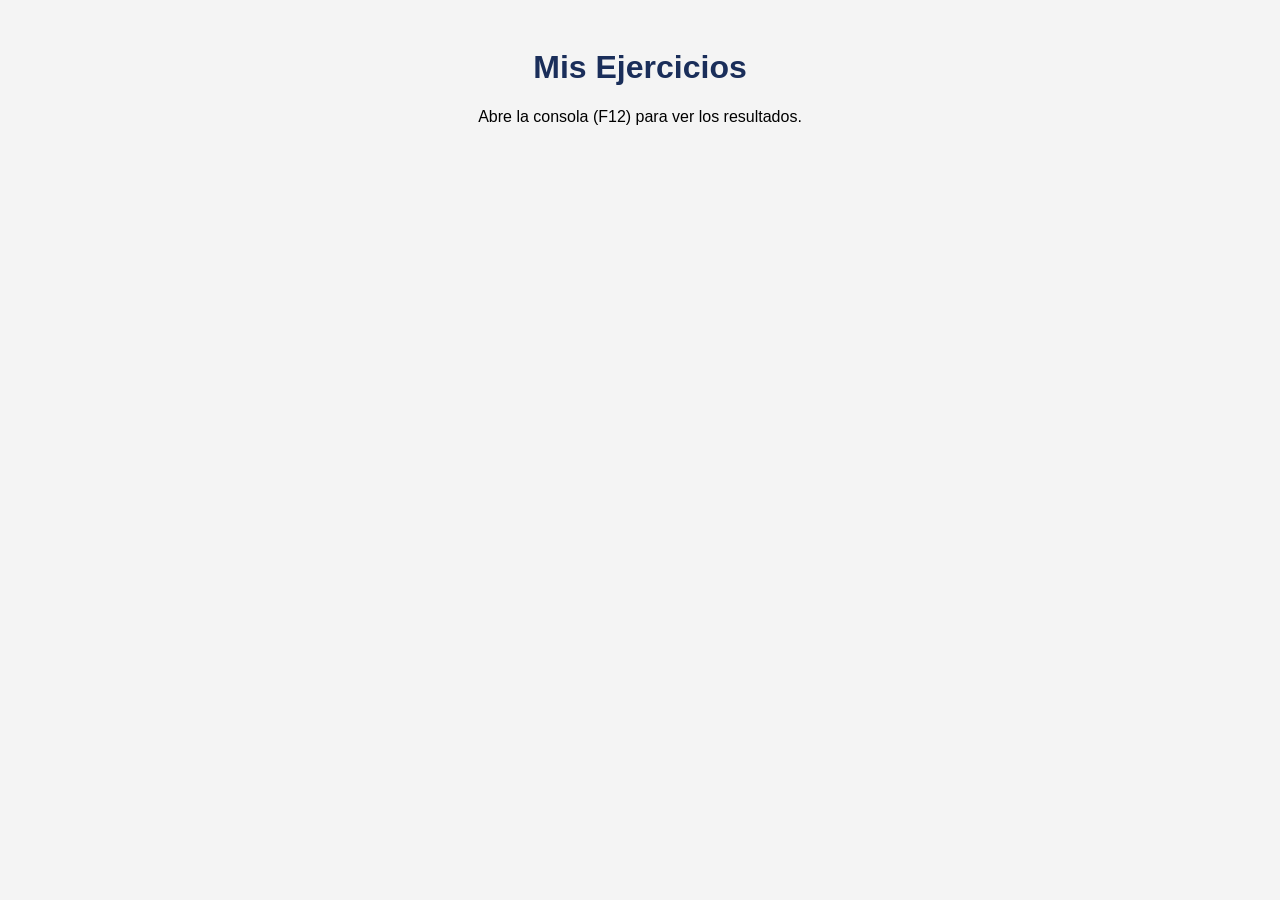
<file: Clase10/index.html>
<!DOCTYPE html>
<html lang="es">
<head>
  <meta charset="UTF-8">
  <title>Mis Ejercicios</title>
  <link rel="stylesheet" href="style.css">
</head>
<body>

  <h1>Mis Ejercicios</h1>
  <p>Abre la consola (F12) para ver los resultados.</p>

  <script src="Ejercicio01.js"></script>
  <script src="Ejercicio03.js"></script>

</body>
</html>
</file>
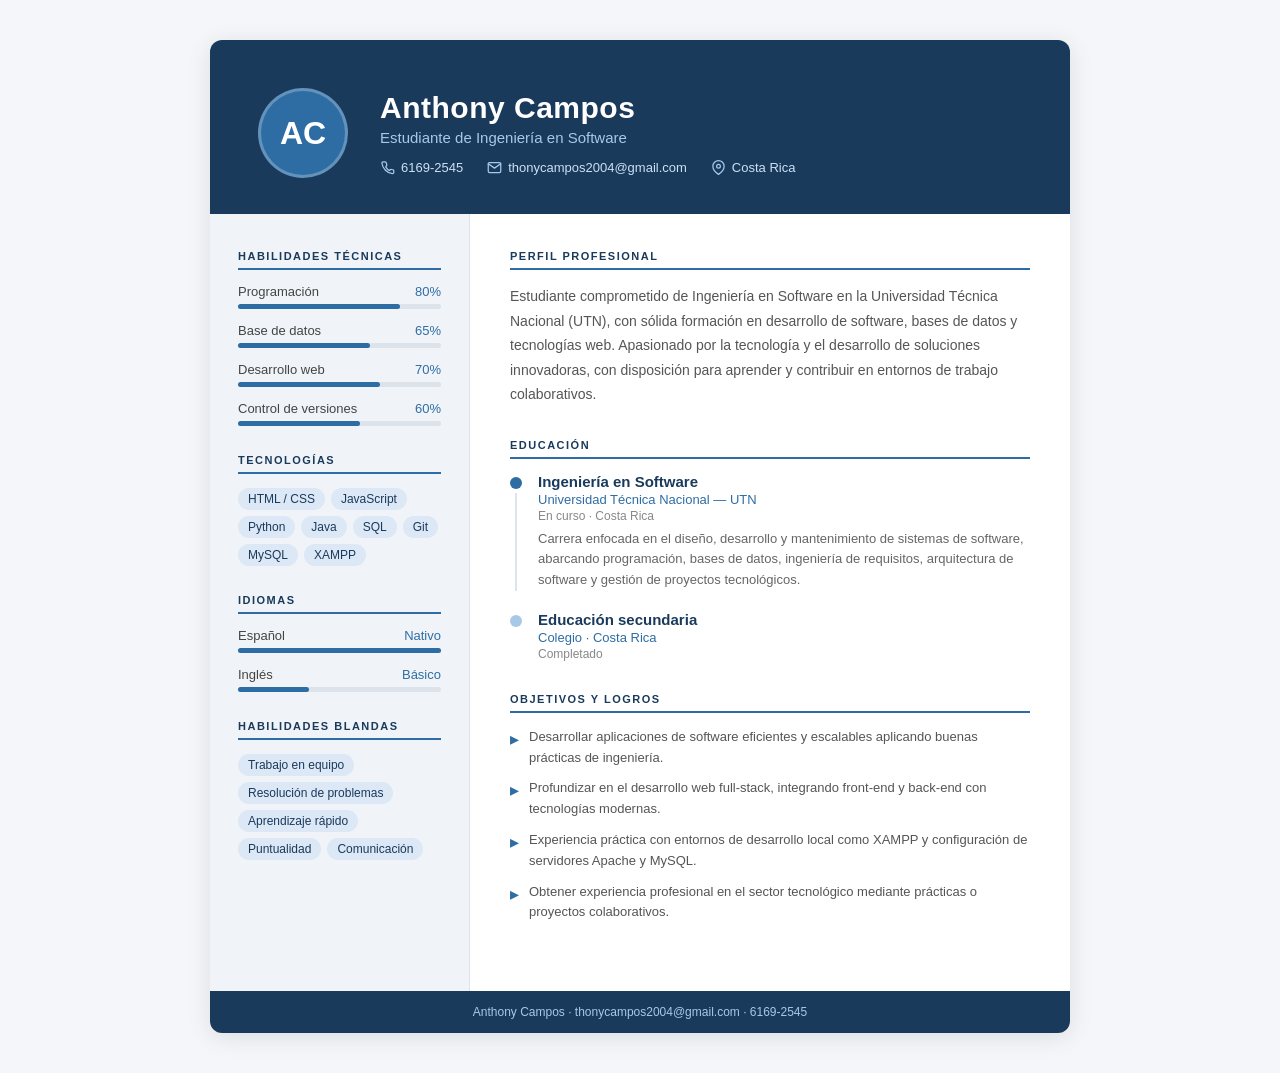
<file: Clase3/index.html>
<!DOCTYPE html>
<html lang="es">
<head>
<meta charset="UTF-8">
<meta name="viewport" content="width=device-width, initial-scale=1.0">
<title>CV - Anthony Campos</title>
<style>
  * { margin: 0; padding: 0; box-sizing: border-box; }
  body { font-family: 'Segoe UI', Arial, sans-serif; background: #f4f6f9; color: #2c2c2c; }

  .page { max-width: 860px; margin: 40px auto; background: #fff; box-shadow: 0 4px 24px rgba(0,0,0,0.10); border-radius: 12px; overflow: hidden; }

  /* HEADER */
  .header { background: #1a3a5c; color: #fff; padding: 48px 48px 36px; display: flex; align-items: center; gap: 32px; }
  .avatar { width: 90px; height: 90px; border-radius: 50%; background: #2e6da4; display: flex; align-items: center; justify-content: center; font-size: 32px; font-weight: 700; color: #fff; flex-shrink: 0; border: 3px solid rgba(255,255,255,0.25); }
  .header-info h1 { font-size: 30px; font-weight: 700; letter-spacing: 0.5px; }
  .header-info .title { font-size: 15px; color: #a8c8e8; margin-top: 4px; font-weight: 400; }
  .contact-row { display: flex; gap: 24px; margin-top: 14px; flex-wrap: wrap; }
  .contact-item { display: flex; align-items: center; gap: 6px; font-size: 13px; color: #cde0f4; }
  .contact-item svg { width: 15px; height: 15px; fill: none; stroke: #a8c8e8; stroke-width: 2; stroke-linecap: round; stroke-linejoin: round; flex-shrink: 0; }

  /* BODY */
  .body { display: grid; grid-template-columns: 260px 1fr; }

  /* SIDEBAR */
  .sidebar { background: #f0f4f8; padding: 36px 28px; border-right: 1px solid #dde3ea; }
  .section-title { font-size: 11px; font-weight: 700; text-transform: uppercase; letter-spacing: 1.5px; color: #1a3a5c; margin-bottom: 14px; padding-bottom: 6px; border-bottom: 2px solid #2e6da4; }

  /* Skills */
  .skill-item { margin-bottom: 14px; }
  .skill-label { font-size: 13px; color: #444; margin-bottom: 5px; display: flex; justify-content: space-between; }
  .skill-bar { height: 5px; background: #dde3ea; border-radius: 99px; }
  .skill-fill { height: 5px; border-radius: 99px; background: #2e6da4; }

  /* Tags */
  .tags { display: flex; flex-wrap: wrap; gap: 6px; }
  .tag { background: #dce8f5; color: #1a3a5c; font-size: 12px; padding: 4px 10px; border-radius: 99px; font-weight: 500; }

  .sidebar-section { margin-bottom: 28px; }

  /* MAIN */
  .main { padding: 36px 40px; }
  .main-section { margin-bottom: 32px; }
  .main .section-title { color: #1a3a5c; }

  /* Perfil */
  .perfil-text { font-size: 14px; color: #555; line-height: 1.75; }

  /* Educación */
  .edu-item { display: flex; gap: 16px; margin-bottom: 20px; }
  .edu-dot-col { display: flex; flex-direction: column; align-items: center; }
  .edu-dot { width: 12px; height: 12px; border-radius: 50%; background: #2e6da4; flex-shrink: 0; margin-top: 4px; }
  .edu-line { width: 2px; background: #dde3ea; flex: 1; margin-top: 4px; }
  .edu-content h3 { font-size: 15px; font-weight: 600; color: #1a3a5c; }
  .edu-content .inst { font-size: 13px; color: #2e6da4; font-weight: 500; margin-top: 2px; }
  .edu-content .period { font-size: 12px; color: #888; margin-top: 2px; }
  .edu-content .desc { font-size: 13px; color: #666; margin-top: 6px; line-height: 1.6; }

  /* Logros */
  .logro-item { display: flex; gap: 10px; margin-bottom: 10px; align-items: flex-start; }
  .logro-icon { color: #2e6da4; font-size: 18px; flex-shrink: 0; margin-top: 1px; }
  .logro-text { font-size: 13px; color: #555; line-height: 1.6; }

  /* Footer */
  .footer { background: #1a3a5c; color: #a8c8e8; text-align: center; padding: 14px; font-size: 12px; }

  @media print {
    body { background: #fff; }
    .page { box-shadow: none; margin: 0; border-radius: 0; }
  }
</style>
</head>
<body>
<div class="page">

  <!-- HEADER -->
  <div class="header">
    <div class="avatar">AC</div>
    <div class="header-info">
      <h1>Anthony Campos</h1>
      <div class="title">Estudiante de Ingeniería en Software</div>
      <div class="contact-row">
        <div class="contact-item">
          <svg viewBox="0 0 24 24"><path d="M22 16.92v3a2 2 0 01-2.18 2A19.79 19.79 0 013.09 5.18 2 2 0 015.07 3h3a2 2 0 012 1.72c.127.96.361 1.903.7 2.81a2 2 0 01-.45 2.11L9.09 10.91a16 16 0 006 6l1.27-1.27a2 2 0 012.11-.45c.907.339 1.85.573 2.81.7A2 2 0 0122 17.92z"/></svg>
          6169-2545
        </div>
        <div class="contact-item">
          <svg viewBox="0 0 24 24"><path d="M4 4h16c1.1 0 2 .9 2 2v12c0 1.1-.9 2-2 2H4c-1.1 0-2-.9-2-2V6c0-1.1.9-2 2-2z"/><polyline points="22,6 12,13 2,6"/></svg>
          thonycampos2004@gmail.com
        </div>
        <div class="contact-item">
          <svg viewBox="0 0 24 24"><path d="M21 10c0 7-9 13-9 13s-9-6-9-13a9 9 0 0118 0z"/><circle cx="12" cy="10" r="3"/></svg>
          Costa Rica
        </div>
      </div>
    </div>
  </div>

  <div class="body">

    <!-- SIDEBAR -->
    <div class="sidebar">

      <div class="sidebar-section">
        <div class="section-title">Habilidades técnicas</div>
        <div class="skill-item">
          <div class="skill-label"><span>Programación</span><span style="color:#2e6da4">80%</span></div>
          <div class="skill-bar"><div class="skill-fill" style="width:80%"></div></div>
        </div>
        <div class="skill-item">
          <div class="skill-label"><span>Base de datos</span><span style="color:#2e6da4">65%</span></div>
          <div class="skill-bar"><div class="skill-fill" style="width:65%"></div></div>
        </div>
        <div class="skill-item">
          <div class="skill-label"><span>Desarrollo web</span><span style="color:#2e6da4">70%</span></div>
          <div class="skill-bar"><div class="skill-fill" style="width:70%"></div></div>
        </div>
        <div class="skill-item">
          <div class="skill-label"><span>Control de versiones</span><span style="color:#2e6da4">60%</span></div>
          <div class="skill-bar"><div class="skill-fill" style="width:60%"></div></div>
        </div>
      </div>

      <div class="sidebar-section">
        <div class="section-title">Tecnologías</div>
        <div class="tags">
          <span class="tag">HTML / CSS</span>
          <span class="tag">JavaScript</span>
          <span class="tag">Python</span>
          <span class="tag">Java</span>
          <span class="tag">SQL</span>
          <span class="tag">Git</span>
          <span class="tag">MySQL</span>
          <span class="tag">XAMPP</span>
        </div>
      </div>

      <div class="sidebar-section">
        <div class="section-title">Idiomas</div>
        <div class="skill-item">
          <div class="skill-label"><span>Español</span><span style="color:#2e6da4">Nativo</span></div>
          <div class="skill-bar"><div class="skill-fill" style="width:100%"></div></div>
        </div>
        <div class="skill-item">
          <div class="skill-label"><span>Inglés</span><span style="color:#2e6da4">Básico</span></div>
          <div class="skill-bar"><div class="skill-fill" style="width:35%"></div></div>
        </div>
      </div>

      <div class="sidebar-section">
        <div class="section-title">Habilidades blandas</div>
        <div class="tags">
          <span class="tag">Trabajo en equipo</span>
          <span class="tag">Resolución de problemas</span>
          <span class="tag">Aprendizaje rápido</span>
          <span class="tag">Puntualidad</span>
          <span class="tag">Comunicación</span>
        </div>
      </div>

    </div>

    <!-- MAIN -->
    <div class="main">

      <div class="main-section">
        <div class="section-title">Perfil profesional</div>
        <p class="perfil-text">
          Estudiante comprometido de Ingeniería en Software en la Universidad Técnica Nacional (UTN), con sólida formación en desarrollo de software, bases de datos y tecnologías web. Apasionado por la tecnología y el desarrollo de soluciones innovadoras, con disposición para aprender y contribuir en entornos de trabajo colaborativos.
        </p>
      </div>

      <div class="main-section">
        <div class="section-title">Educación</div>

        <div class="edu-item">
          <div class="edu-dot-col">
            <div class="edu-dot"></div>
            <div class="edu-line"></div>
          </div>
          <div class="edu-content">
            <h3>Ingeniería en Software</h3>
            <div class="inst">Universidad Técnica Nacional — UTN</div>
            <div class="period">En curso · Costa Rica</div>
            <div class="desc">Carrera enfocada en el diseño, desarrollo y mantenimiento de sistemas de software, abarcando programación, bases de datos, ingeniería de requisitos, arquitectura de software y gestión de proyectos tecnológicos.</div>
          </div>
        </div>

        <div class="edu-item">
          <div class="edu-dot-col">
            <div class="edu-dot" style="background:#a8c8e8"></div>
          </div>
          <div class="edu-content">
            <h3>Educación secundaria</h3>
            <div class="inst">Colegio · Costa Rica</div>
            <div class="period">Completado</div>
          </div>
        </div>
      </div>

      <div class="main-section">
        <div class="section-title">Objetivos y logros</div>

        <div class="logro-item">
          <div class="logro-icon">▸</div>
          <div class="logro-text">Desarrollar aplicaciones de software eficientes y escalables aplicando buenas prácticas de ingeniería.</div>
        </div>
        <div class="logro-item">
          <div class="logro-icon">▸</div>
          <div class="logro-text">Profundizar en el desarrollo web full-stack, integrando front-end y back-end con tecnologías modernas.</div>
        </div>
        <div class="logro-item">
          <div class="logro-icon">▸</div>
          <div class="logro-text">Experiencia práctica con entornos de desarrollo local como XAMPP y configuración de servidores Apache y MySQL.</div>
        </div>
        <div class="logro-item">
          <div class="logro-icon">▸</div>
          <div class="logro-text">Obtener experiencia profesional en el sector tecnológico mediante prácticas o proyectos colaborativos.</div>
        </div>
      </div>

    </div>
  </div>

  <div class="footer">Anthony Campos · thonycampos2004@gmail.com · 6169-2545</div>
</div>
</body>
</html>
</file>
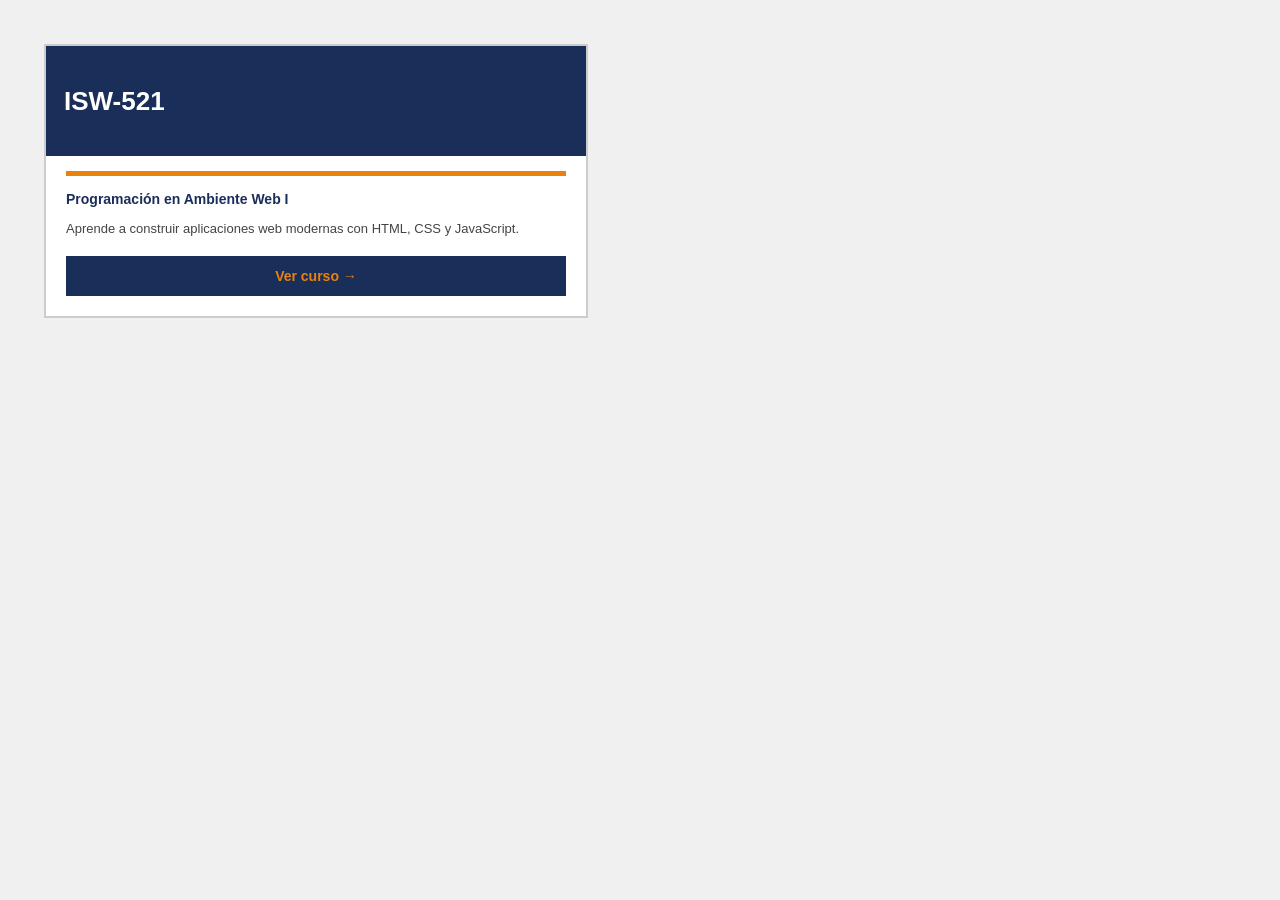
<file: Clase05/boxmodel.html>
<!DOCTYPE html>
<html lang="es">
<head>
  <meta charset="UTF-8">
  <title>Mi tarjeta</title>
  <link rel="stylesheet" href="boxmodel.css">
</head>
<body>
 
  
  <div class="tarjeta">
 
    
    <div class="encabezado">
      <h2>ISW-521</h2>
    </div>
 
    
    <div class="linea-naranja"></div>
 
    
    <p class="nombre-curso">Programación en Ambiente Web I</p>
 
    
    <p class="descripcion">Aprende a construir aplicaciones web modernas con HTML, CSS y JavaScript.</p>
 
    
    <button class="boton-ver-curso">Ver curso →</button>
 
  </div>
 
</body>
</html>
</file>
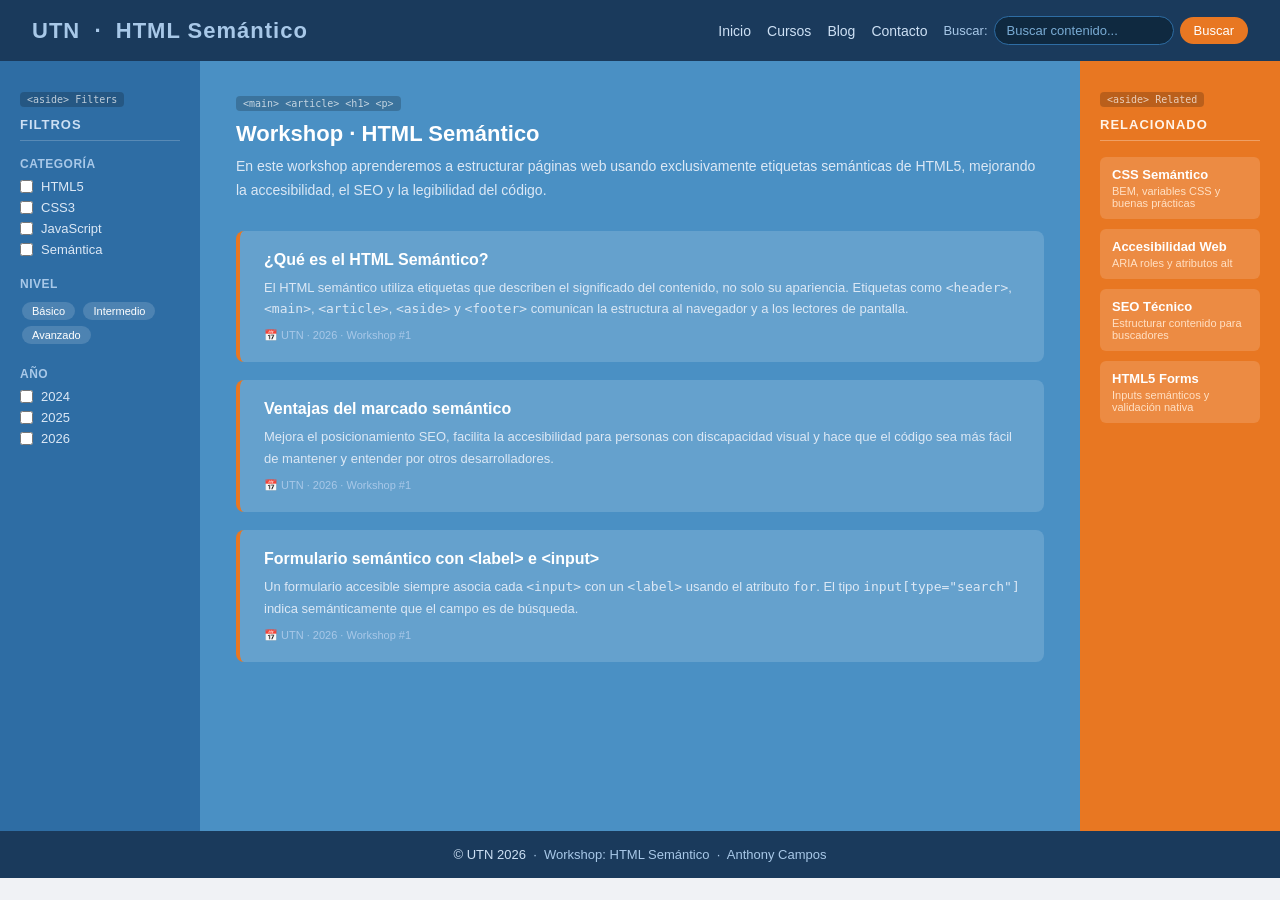
<file: Clase3/practicaHTML.html>
<!DOCTYPE html>
<html lang="es">
<head>
  <meta charset="UTF-8">
  <meta name="viewport" content="width=device-width, initial-scale=1.0">
  <title>HTML Semántico - Workshop UTN</title>
  <style>
    * { margin: 0; padding: 0; box-sizing: border-box; }
    body { font-family: 'Segoe UI', Arial, sans-serif; background: #f0f2f5; color: #333; }

    /* HEADER */
    header {
      background: #1a3a5c;
      color: white;
      padding: 16px 32px;
      display: flex;
      align-items: center;
      justify-content: space-between;
      flex-wrap: wrap;
      gap: 12px;
    }
    header .logo {
      font-size: 22px;
      font-weight: 700;
      letter-spacing: 1px;
      color: #a8c8e8;
    }
    header nav {
      display: flex;
      align-items: center;
      gap: 16px;
      flex-wrap: wrap;
    }
    header nav a {
      color: #cde0f4;
      text-decoration: none;
      font-size: 14px;
      transition: color 0.2s;
    }
    header nav a:hover { color: #fff; }

    /* Formulario de búsqueda */
    .search-form {
      display: flex;
      align-items: center;
      gap: 6px;
    }
    .search-form label {
      font-size: 13px;
      color: #a8c8e8;
    }
    .search-form input[type="search"] {
      padding: 6px 12px;
      border-radius: 20px;
      border: 1px solid #2e6da4;
      background: #0f2940;
      color: #fff;
      font-size: 13px;
      outline: none;
      width: 180px;
    }
    .search-form input[type="search"]::placeholder { color: #7aacd4; }
    .search-form input[type="search"]:focus { border-color: #5ba3d9; }
    .search-form button {
      padding: 6px 14px;
      border-radius: 20px;
      border: none;
      background: #e87722;
      color: #fff;
      font-size: 13px;
      cursor: pointer;
      transition: background 0.2s;
    }
    .search-form button:hover { background: #cf6010; }

    /* LAYOUT PRINCIPAL */
    .wrapper {
      display: grid;
      grid-template-columns: 200px 1fr 200px;
      grid-template-rows: auto;
      gap: 0;
      min-height: calc(100vh - 130px);
    }

    /* ASIDE IZQUIERDO - Filters */
    aside.filters {
      background: #2e6da4;
      color: #fff;
      padding: 28px 20px;
    }
    aside.filters h2 {
      font-size: 13px;
      font-weight: 700;
      text-transform: uppercase;
      letter-spacing: 1px;
      color: #cde0f4;
      margin-bottom: 16px;
      border-bottom: 1px solid rgba(255,255,255,0.2);
      padding-bottom: 8px;
    }
    .filter-group { margin-bottom: 20px; }
    .filter-group h3 { font-size: 12px; color: #a8c8e8; margin-bottom: 8px; text-transform: uppercase; letter-spacing: 0.5px; }
    .filter-group label { display: flex; align-items: center; gap: 8px; font-size: 13px; color: #dce8f5; margin-bottom: 6px; cursor: pointer; }
    .filter-group input[type="checkbox"] { accent-color: #e87722; }
    .filter-tag {
      display: inline-block;
      background: rgba(255,255,255,0.15);
      color: #fff;
      font-size: 11px;
      padding: 3px 10px;
      border-radius: 99px;
      margin: 3px 2px;
      cursor: pointer;
      transition: background 0.2s;
    }
    .filter-tag:hover { background: rgba(255,255,255,0.25); }

    /* MAIN */
    main {
      background: #4a90c4;
      padding: 32px 36px;
      color: #fff;
    }
    main h1 {
      font-size: 22px;
      font-weight: 600;
      margin-bottom: 8px;
      color: #fff;
    }
    main p.intro {
      font-size: 14px;
      color: #dce8f5;
      line-height: 1.7;
      margin-bottom: 28px;
    }

    /* Articles dentro de main */
    article {
      background: rgba(255,255,255,0.15);
      border-radius: 8px;
      padding: 20px 24px;
      margin-bottom: 18px;
      border-left: 4px solid #e87722;
    }
    article h1 {
      font-size: 16px;
      font-weight: 600;
      color: #fff;
      margin-bottom: 8px;
    }
    article p {
      font-size: 13px;
      color: #dce8f5;
      line-height: 1.65;
    }
    article .meta {
      font-size: 11px;
      color: #a8c8e8;
      margin-top: 10px;
    }

    /* ASIDE DERECHO - Related */
    aside.related {
      background: #e87722;
      color: #fff;
      padding: 28px 20px;
    }
    aside.related h2 {
      font-size: 13px;
      font-weight: 700;
      text-transform: uppercase;
      letter-spacing: 1px;
      color: #fff3e8;
      margin-bottom: 16px;
      border-bottom: 1px solid rgba(255,255,255,0.3);
      padding-bottom: 8px;
    }
    .related-item {
      background: rgba(255,255,255,0.15);
      border-radius: 6px;
      padding: 10px 12px;
      margin-bottom: 10px;
      cursor: pointer;
      transition: background 0.2s;
    }
    .related-item:hover { background: rgba(255,255,255,0.25); }
    .related-item h3 { font-size: 13px; font-weight: 600; color: #fff; margin-bottom: 3px; }
    .related-item p { font-size: 11px; color: #ffe0c4; }

    /* FOOTER */
    footer {
      background: #1a3a5c;
      color: #a8c8e8;
      text-align: center;
      padding: 16px 32px;
      font-size: 13px;
    }
    footer span { color: #cde0f4; font-weight: 500; }

    /* Etiquetas semánticas visibles (decorativas) */
    .tag-label {
      display: inline-block;
      font-size: 10px;
      font-family: monospace;
      background: rgba(0,0,0,0.2);
      color: rgba(255,255,255,0.7);
      padding: 2px 7px;
      border-radius: 4px;
      margin-bottom: 10px;
    }

    @media (max-width: 700px) {
      .wrapper { grid-template-columns: 1fr; }
    }
  </style>
</head>
<body>

  <!-- HEADER: logo + nav + búsqueda -->
  <header>
    <div class="logo">UTN &nbsp;·&nbsp; HTML Semántico</div>
    <nav>
      <a href="#">Inicio</a>
      <a href="#">Cursos</a>
      <a href="#">Blog</a>
      <a href="#">Contacto</a>
      <form class="search-form" role="search">
        <label for="busqueda">Buscar:</label>
        <input type="search" id="busqueda" name="q" placeholder="Buscar contenido...">
        <button type="submit">Buscar</button>
      </form>
    </nav>
  </header>

  <!-- LAYOUT: aside + main + aside -->
  <div class="wrapper">

    <!-- ASIDE IZQUIERDO: Filters -->
    <aside class="filters">
      <span class="tag-label">&lt;aside&gt; Filters</span>
      <h2>Filtros</h2>

      <div class="filter-group">
        <h3>Categoría</h3>
        <label><input type="checkbox"> HTML5</label>
        <label><input type="checkbox"> CSS3</label>
        <label><input type="checkbox"> JavaScript</label>
        <label><input type="checkbox"> Semántica</label>
      </div>

      <div class="filter-group">
        <h3>Nivel</h3>
        <span class="filter-tag">Básico</span>
        <span class="filter-tag">Intermedio</span>
        <span class="filter-tag">Avanzado</span>
      </div>

      <div class="filter-group">
        <h3>Año</h3>
        <label><input type="checkbox"> 2024</label>
        <label><input type="checkbox"> 2025</label>
        <label><input type="checkbox"> 2026</label>
      </div>
    </aside>

    <!-- MAIN: article + h1 + p -->
    <main>
      <span class="tag-label">&lt;main&gt; &lt;article&gt; &lt;h1&gt; &lt;p&gt;</span>
      <h1>Workshop · HTML Semántico</h1>
      <p class="intro">
        En este workshop aprenderemos a estructurar páginas web usando exclusivamente etiquetas semánticas de HTML5, mejorando la accesibilidad, el SEO y la legibilidad del código.
      </p>

      <article>
        <h1>¿Qué es el HTML Semántico?</h1>
        <p>El HTML semántico utiliza etiquetas que describen el significado del contenido, no solo su apariencia. Etiquetas como <code>&lt;header&gt;</code>, <code>&lt;main&gt;</code>, <code>&lt;article&gt;</code>, <code>&lt;aside&gt;</code> y <code>&lt;footer&gt;</code> comunican la estructura al navegador y a los lectores de pantalla.</p>
        <div class="meta">📅 UTN · 2026 · Workshop #1</div>
      </article>

      <article>
        <h1>Ventajas del marcado semántico</h1>
        <p>Mejora el posicionamiento SEO, facilita la accesibilidad para personas con discapacidad visual y hace que el código sea más fácil de mantener y entender por otros desarrolladores.</p>
        <div class="meta">📅 UTN · 2026 · Workshop #1</div>
      </article>

      <article>
        <h1>Formulario semántico con &lt;label&gt; e &lt;input&gt;</h1>
        <p>Un formulario accesible siempre asocia cada <code>&lt;input&gt;</code> con un <code>&lt;label&gt;</code> usando el atributo <code>for</code>. El tipo <code>input[type="search"]</code> indica semánticamente que el campo es de búsqueda.</p>
        <div class="meta">📅 UTN · 2026 · Workshop #1</div>
      </article>
    </main>

    <!-- ASIDE DERECHO: Related -->
    <aside class="related">
      <span class="tag-label">&lt;aside&gt; Related</span>
      <h2>Relacionado</h2>

      <div class="related-item">
        <h3>CSS Semántico</h3>
        <p>BEM, variables CSS y buenas prácticas</p>
      </div>
      <div class="related-item">
        <h3>Accesibilidad Web</h3>
        <p>ARIA roles y atributos alt</p>
      </div>
      <div class="related-item">
        <h3>SEO Técnico</h3>
        <p>Estructurar contenido para buscadores</p>
      </div>
      <div class="related-item">
        <h3>HTML5 Forms</h3>
        <p>Inputs semánticos y validación nativa</p>
      </div>
    </aside>

  </div>

  <!-- FOOTER -->
  <footer>
    <span>&copy; UTN 2026</span> &nbsp;·&nbsp; Workshop: HTML Semántico &nbsp;·&nbsp; Anthony Campos
  </footer>

</body>
</html>
</file>
<file: Clase10/style.css>
body {
  background-color: #f4f4f4;
  font-family: Arial, sans-serif;
  padding: 20px;
  text-align: center;
}

h1 {
  color: #1a2e5a;
}
</file>
<file: Clase05/boxmodel.css>
body {
  background-color: #f0f0f0;
  font-family: Arial, sans-serif;
  padding: 20px;
}
 

div.tarjeta {
  width: 500px;
  margin: 16px;
  border: 2px solid #cccccc;
  padding: 20px;
  background-color: white;
}
 

div.encabezado {
  background-color: #1a2e5a;
  padding: 18px;
  margin-top: -20px;
  margin-left: -20px;
  margin-right: -20px;
}
 

div.encabezado h2 {
  color: white;
  font-size: 26px;
}
 

div.linea-naranja {
  height: 5px;
  background-color: #e8820c;
  margin-top: 15px;
  margin-bottom: 15px;
}
 

p.nombre-curso {
  color: #1a2e5a;
  font-weight: bold;
  font-size: 14px;
}
 

p.descripcion {
  color: #444444;
  font-size: 13px;
  margin-top: 8px;
  margin-bottom: 20px;
}
 

button.boton-ver-curso {
  width: 100%;
  padding: 12px;
  background-color: #1a2e5a;
  color: #e8820c;
  font-size: 14px;
  font-weight: bold;
  border: none;
  cursor: pointer;
}
 

button.boton-ver-curso:hover {
  background-color: #253f7a;
}
</file>
